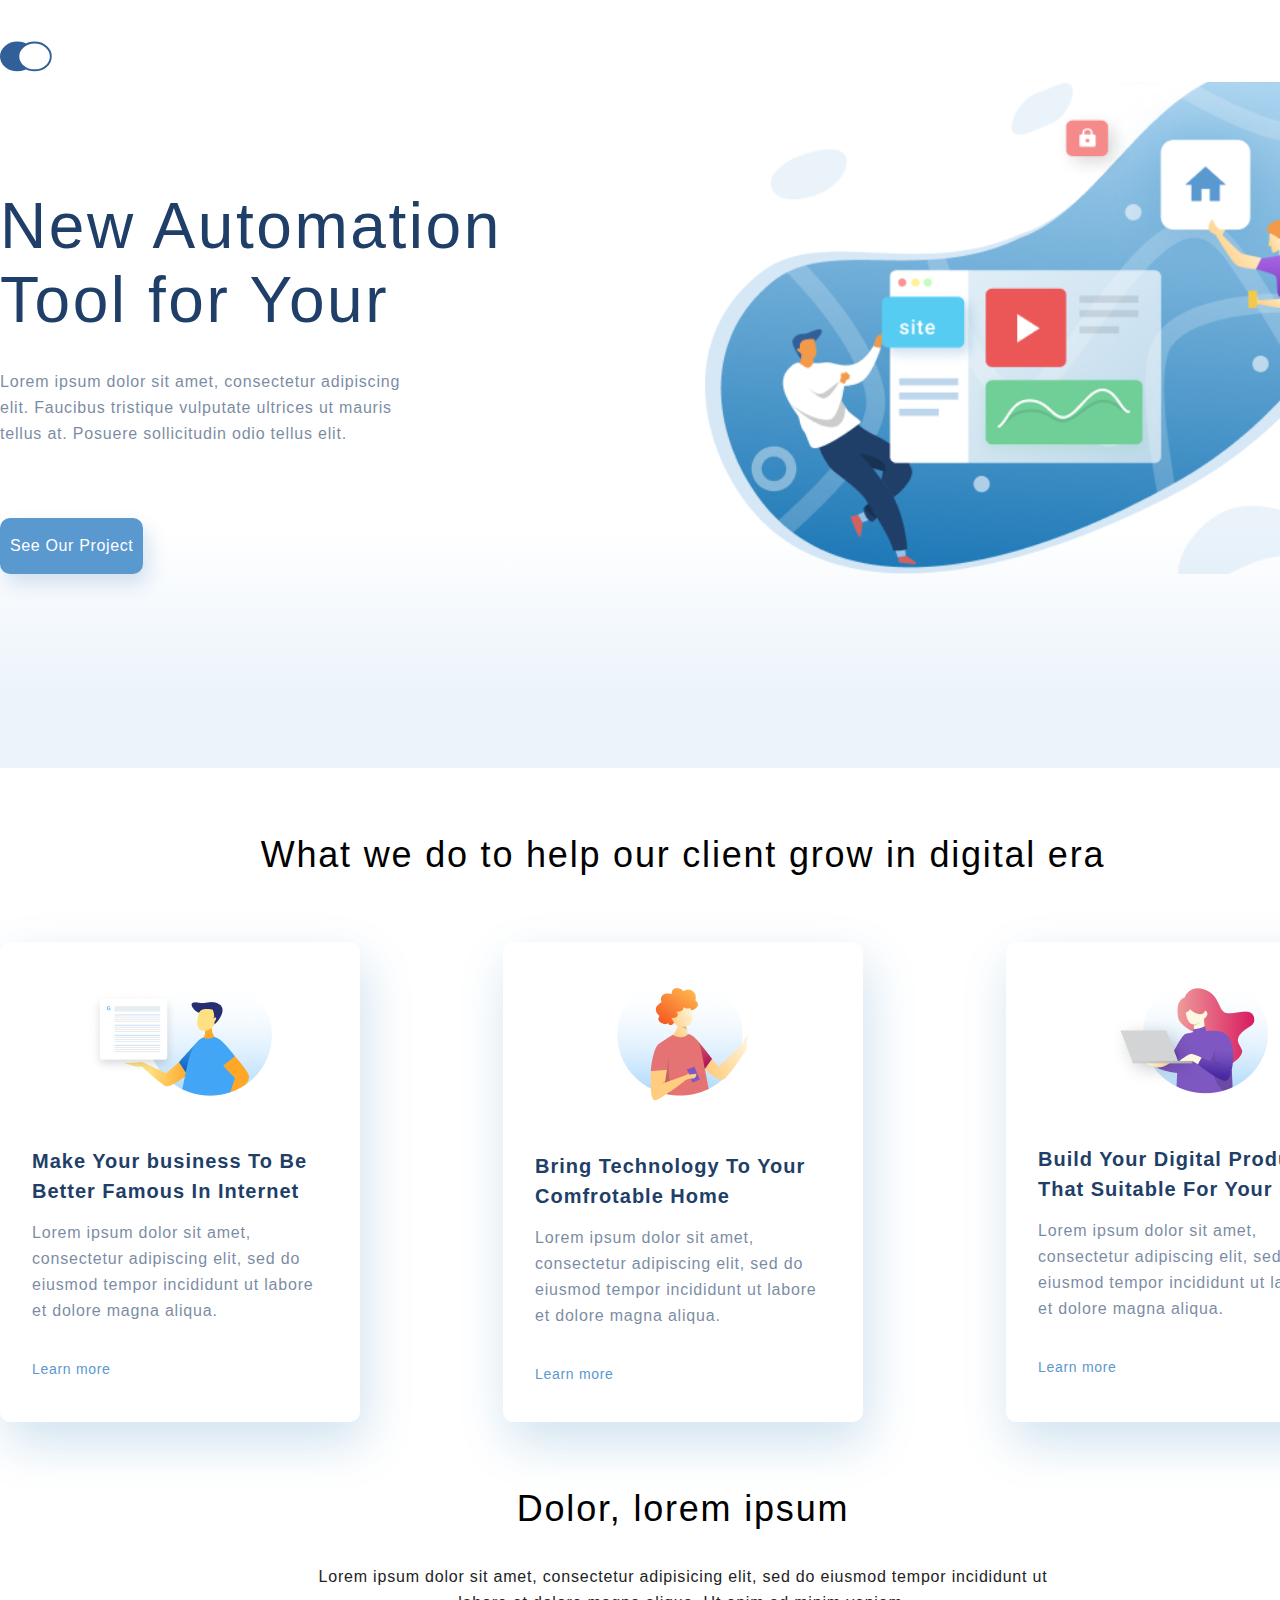
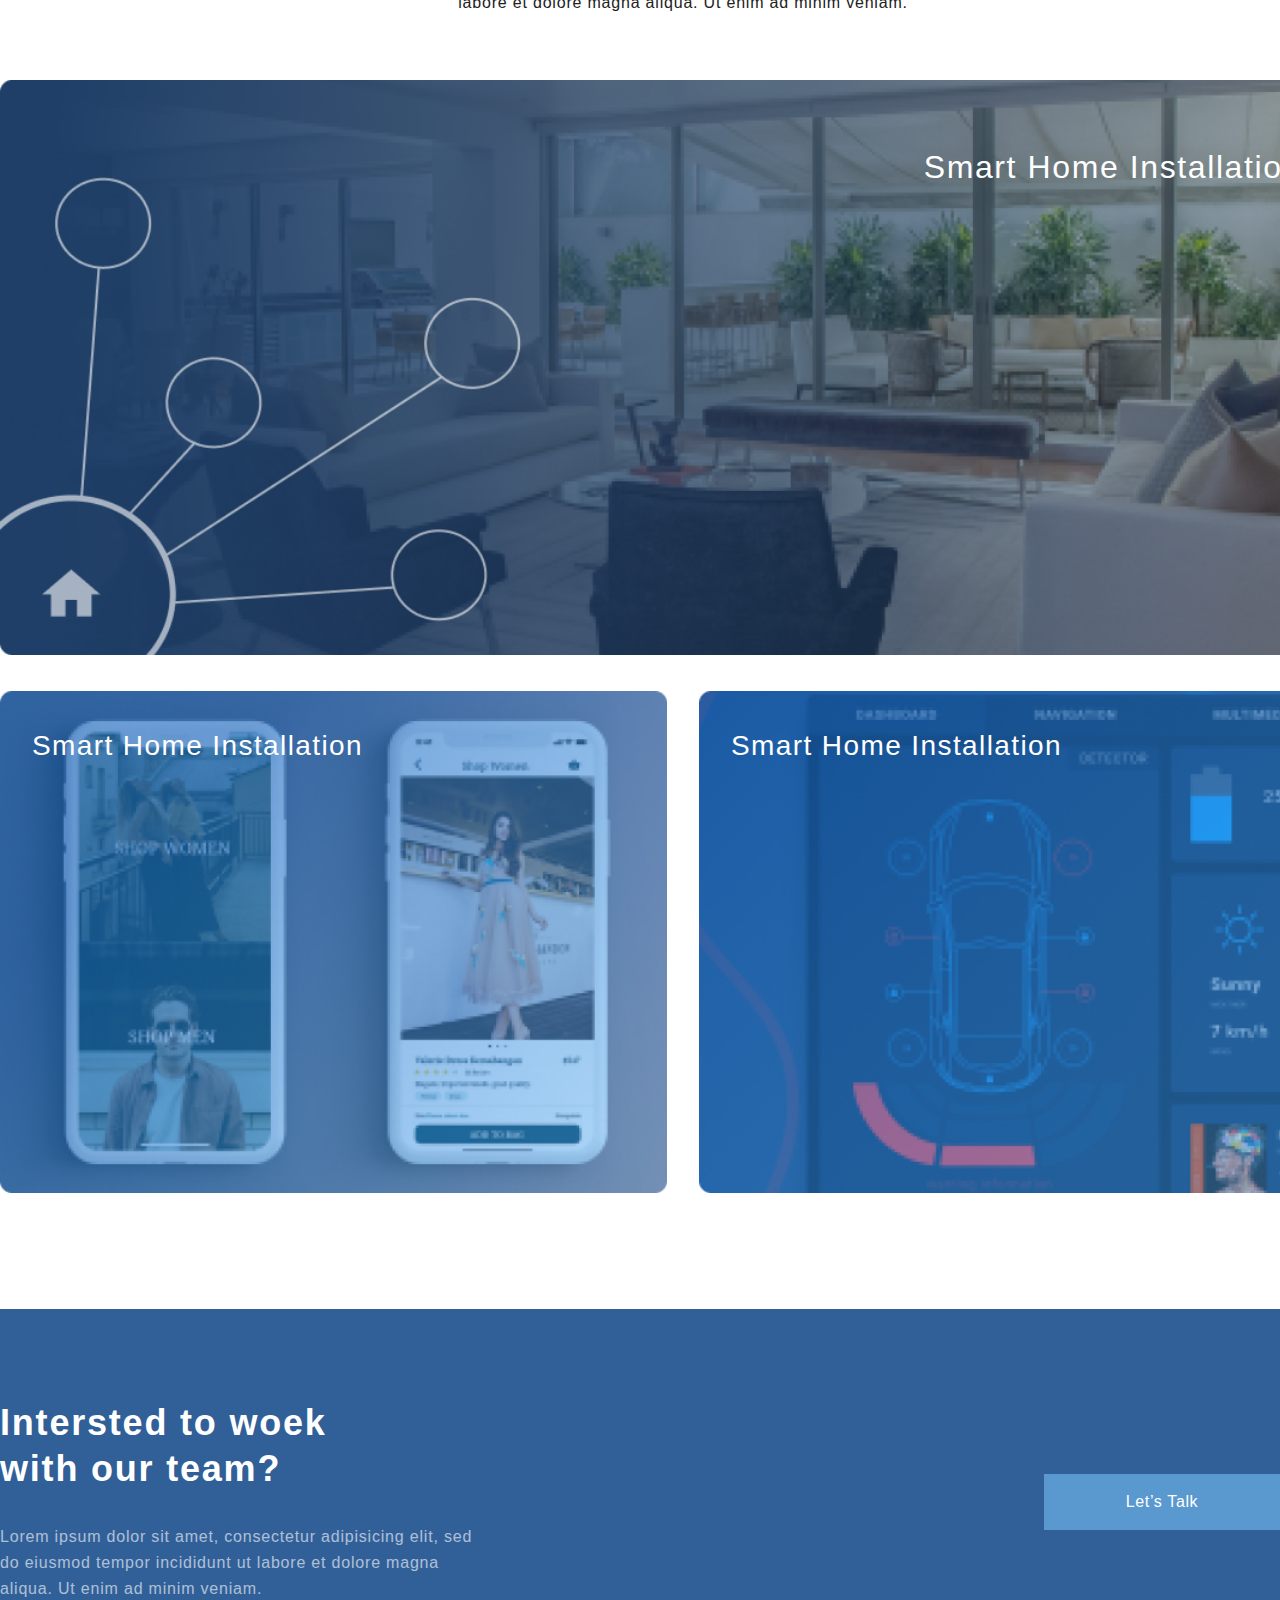
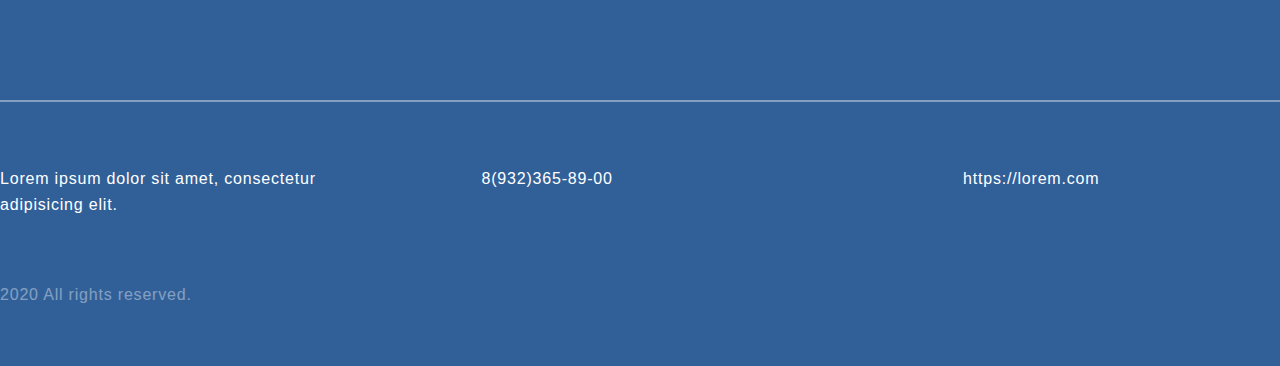
<file: index.html>
<!DOCTYPE html>
<html lang="ru">

<head>

        <head>
                <meta charset="UTF-8">
                <meta name="viewport" content="width=device-width, initial-scale=1.0">
                <link rel="stylesheet" href="css/default.css">
                <link rel="stylesheet" href="css/index.css">
                <title>Main</title>
        </head>


<body>
        <main>
                <div class="title__section">
                        <div class="title__container">
                                <div class="menu__block">
                                        <a href="index.html"><img src="img/index.svg" alt="main icon"></a>
                                        <a href="contacts.html"><img src="img/contact.svg" alt="contacts icon"></a>
                                </div>
                                <div class="content__block">
                                        <h1 class="content__block--header">New Automation Tool for Your</h1>
                                        <p class="content__block--text">
                                                Lorem ipsum dolor sit amet, consectetur adipiscing elit. Faucibus
                                                tristique vulputate ultrices ut mauris tellus at. Posuere sollicitudin
                                                odio tellus elit.
                                        </p>
                                        <a class="content__block--button" href="#">See Our Project</a>
                                </div>
                        </div>
                </div>
                <div class="whatwedo__section">
                        <h3 class="whatwedo__header">What we do to help our client grow in digital era</h3>
                        <div></div>
                        <div class="whatwedo__list">
                                <div class="whatwedo__item">
                                        <img class="item--img" src="img/wedo-1.png" alt="photo">
                                        <h4 class="item--header">Make Your business To Be
                                                Better Famous In Internet</h4>
                                        <p class="item--description">
                                                Lorem ipsum dolor sit amet, consectetur adipiscing elit, sed do eiusmod
                                                tempor incididunt ut labore et dolore magna aliqua.
                                        </p>
                                        <a href="#" class="item--link">Learn more</a>
                                </div>
                                <div class="whatwedo__item">
                                        <img class="item--img" src="img/wedo-2.png" alt="photo">
                                        <h4 class="item--header">Bring Technology To Your
                                                Comfrotable Home</h4>
                                        <p class="item--description">
                                                Lorem ipsum dolor sit amet, consectetur adipiscing elit, sed do eiusmod
                                                tempor incididunt ut labore et dolore magna aliqua.
                                        </p>
                                        <a href="#" class="item--link">Learn more</a>
                                </div>
                                <div class="whatwedo__item">
                                        <img class="item--img" src="img/wedo-3.png" alt="photo">
                                        <h4 class="item--header">Build Your Digital Product
                                                That Suitable For Your Need</h4>
                                        <p class="item--description">
                                                Lorem ipsum dolor sit amet, consectetur adipiscing elit, sed do eiusmod
                                                tempor incididunt ut labore et dolore magna aliqua.
                                        </p>
                                        <a href="#" class="item--link">Learn more</a>
                                </div>
                        </div>
                </div>
                <div class="project__section">
                        <h3 class="project--header">Dolor, lorem ipsum</h3>
                        <p class="project--text">Lorem ipsum dolor sit amet, consectetur adipisicing elit, sed do
                                eiusmod tempor incididunt ut labore et dolore magna aliqua. Ut enim ad minim veniam.</p>
                </div>
                <div class="stats__section">
                        <div class="stats__item">
                                <img class="stats__img" src="img/stats-1.png" alt="photo">
                                <p class="stats__text img--large">Smart Home Installation</p>
                        </div>
                        <div class="stats__group">
                                <div class="stats__item stats__item--first">
                                        <img class="stats__img" src="img/stats-2.png" alt="photo">
                                        <p class="stats__text img--small">Smart Home Installation</p>
                                </div>
                                <div class="stats__item">
                                        <img class="stats__img" src="img/stats-3.png" alt="photo">
                                        <p class="stats__text img--small">Smart Home Installation</p>
                                </div>
                        </div>

                </div>
        </main>

        <footer>
                <div class="footer__section">
                        <div class="footer__container">
                                <div class="team__block">
                                        <div>
                                                <h3 class="team__block--header">Intersted to woek with our team?</h3>
                                                <p class="team__block--text">Lorem ipsum dolor sit amet, consectetur
                                                        adipisicing elit, sed do eiusmod tempor incididunt ut labore et
                                                        dolore magna aliqua. Ut enim ad minim veniam.</p>
                                        </div>
                                        <button class="team__block--button" href="#">Let’s Talk</button>
                                </div>
                        </div>
                        <hr class="footer__line">
                        <div class="footer__container">
                                <div class="contact__block">
                                        <ul class="contact__block--list">
                                                <li class="contact__block--element">Lorem ipsum dolor sit amet,
                                                        consectetur adipisicing elit.</li>
                                                <li class="contact__block--element">8(932)365-89-00</li>
                                                <li class="contact__block--element">https://lorem.com</li>
                                        </ul>
                                        <div class="contact__block--copy">
                                                <p class="paragraph">2020 All rights reserved.</p>
                                        </div>
                                </div>
                        </div>
                </div>
        </footer>
</body>

</html>
</file>
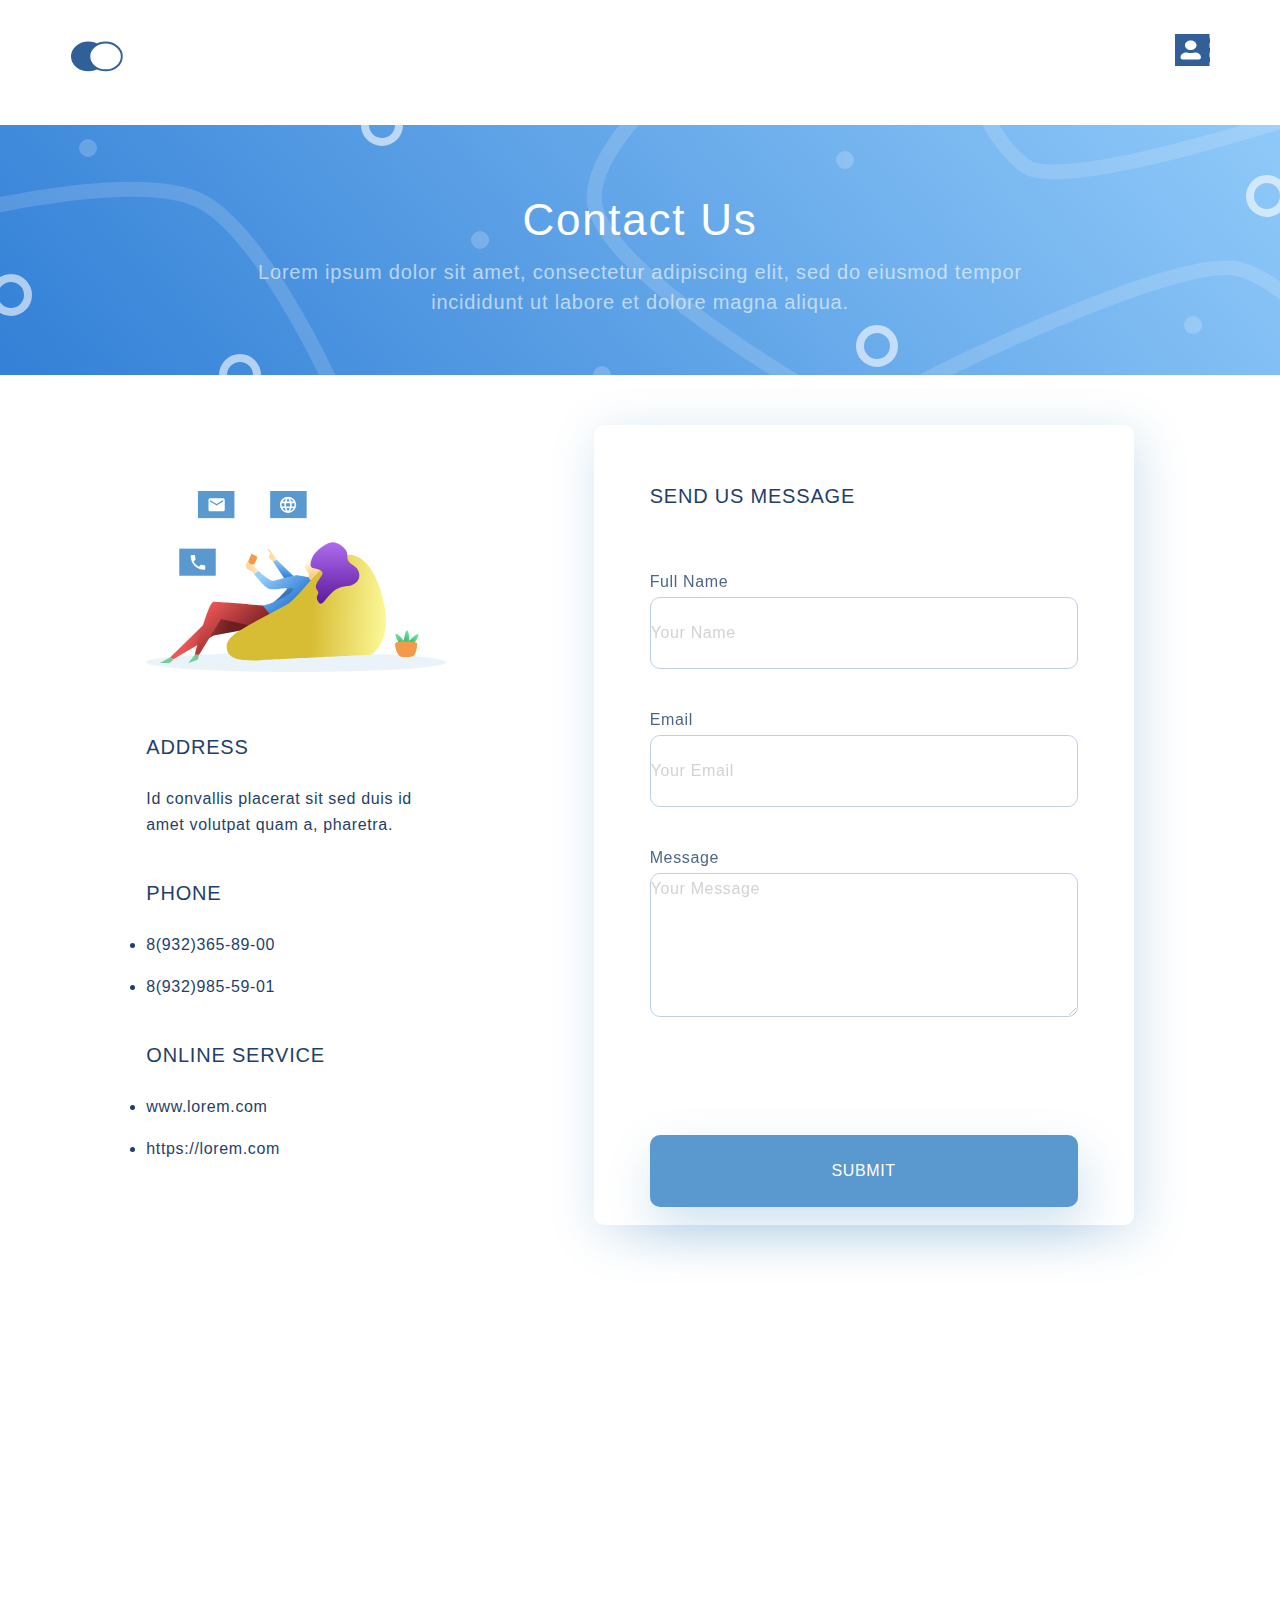
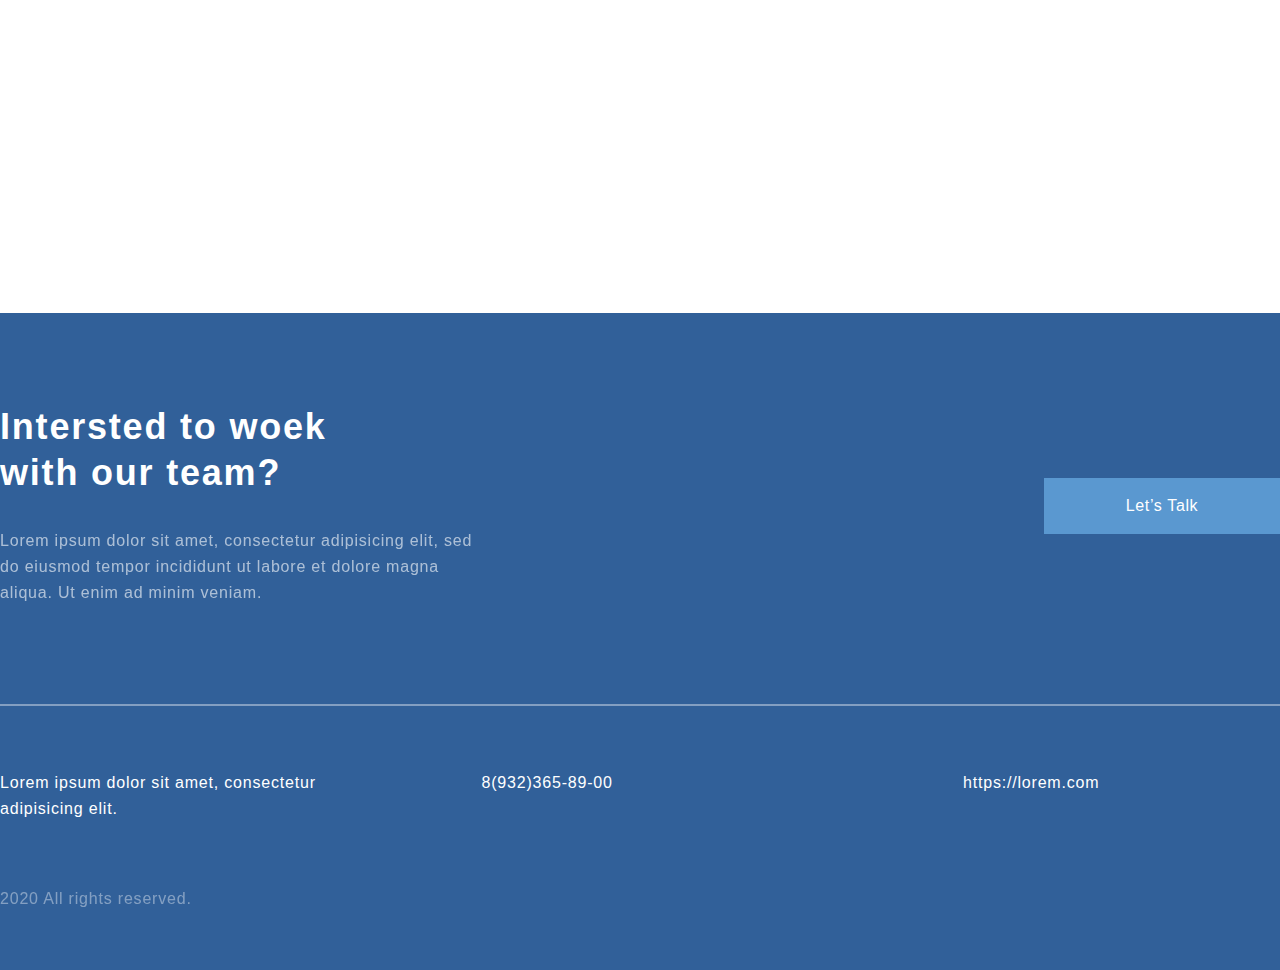
<file: contacts.html>
<!DOCTYPE html>
<html lang="ru">

<head>
        <meta charset="UTF-8">
        <meta name="viewport" content="width=device-width, initial-scale=1.0">
        <link rel="stylesheet" href="css/default.css">
        <link rel="stylesheet" href="css/contacts.css">
        <title>Contact</title>
</head>

<body>
        <header>
                <div class="menu__section">
                        <a href="index.html"><img src="img/index.svg" alt="main icon"></a>
                        <a href="contacts.html"><img src="img/contact.svg" alt="contacts icon"></a>
                </div>
        </header>

        <main>
                <div class="title__section">
                        <h2 class="title__section--header">Contact Us</h2>
                        <p class="title__section--text">Lorem ipsum dolor sit amet, consectetur adipiscing elit, sed do
                                eiusmod tempor incididunt ut labore et dolore magna aliqua.</p>
                </div>
                <div class="feedback__section">
                        <div class="info__block">
                                <img class="info__block--img" src="img/contact-form.svg" alt="photo">
                                <h4 class="info__block--header">ADDRESS</h4>
                                <p class="info__block--text--light">Id convallis placerat sit sed duis id amet volutpat
                                        quam a, pharetra.
                                </p>
                                <h4 class="info__block--header">PHONE</h4>
                                <ul>
                                        <li class="info__block--text--light">8(932)365-89-00</li>
                                        <li class="info__block--text--light">8(932)985-59-01</li>
                                </ul>
                                <h4 class="info__block--header">ONLINE SERVICE</h4>
                                <ul>
                                        <li class="info__block--text--normal">www.lorem.com</li>
                                        <li class="info__block--text--normal">https://lorem.com</li>
                                </ul>
                        </div>
                        <form class="form__block">
                                <h4 class="form__block--header">SEND US MESSAGE</h4>
                                <div class="form__block--form">
                                        <label class="form__block--label">
                                                Full Name
                                                <br>
                                                <input class="form__block--input" type="text" placeholder="Your Name">
                                        </label>
                                        <br> <br>
                                        <label class="form__block--label">
                                                Email
                                                <br>
                                                <input class="form__block--input" type="email" placeholder="Your Email">
                                        </label>
                                        <br><br>
                                        <label class="form__block--label">
                                                Message
                                                <br>
                                                <textarea class="form__block--textarea" cols="22" rows="1"
                                                        placeholder="Your Message"></textarea>
                                        </label>
                                        <br><br>
                                        <button class="form__block--button" type="submit">SUBMIT</button>
                                </div>
                        </form>
                </div>
                <div class="map__section">
                        <iframe class="map__section--map"
                                src="https://yandex.ru/map-widget/v1/?um=constructor%3A54dedc53185f766247da32987cccdd6037f0eebe23b948088ee4044aa1340a3c&amp;source=constructor"
                                frameborder="0"></iframe>
                </div>
        </main>

        <footer>
                <div class="footer__section">
                        <div class="footer__container">
                                <div class="team__block">
                                        <div>
                                                <h3 class="team__block--header">Intersted to woek with our team?</h3>
                                                <p class="team__block--text">Lorem ipsum dolor sit amet, consectetur
                                                        adipisicing elit, sed do eiusmod tempor incididunt ut labore et
                                                        dolore magna aliqua. Ut enim ad minim veniam.</p>
                                        </div>
                                        <button class="team__block--button" href="#">Let’s Talk</button>
                                </div>
                        </div>
                        <hr class="footer__line">
                        <div class="footer__container">
                                <div class="contact__block">
                                        <ul class="contact__block--list">
                                                <li class="contact__block--element">Lorem ipsum dolor sit amet,
                                                        consectetur adipisicing elit.</li>
                                                <li class="contact__block--element">8(932)365-89-00</li>
                                                <li class="contact__block--element">https://lorem.com</li>
                                        </ul>
                                        <div class="contact__block--copy">
                                                <p class="paragraph">2020 All rights reserved.</p>
                                        </div>
                                </div>
                        </div>
                </div>
        </footer>
</body>

</html>
</file>
<file: css/default.css>
* {
        margin: 0;
        padding: 0;
    }
    
    body {
        font-family: sans-serif;
    }
    
    .footer__section {
        margin-top: 112px;
        height: 657px;
        background: #316099;
    }
    .footer__container {
        max-width: 1366px;
        margin: 0 auto;
    }
    .team__block {
        padding: 91px 0 96px;
        display: flex;
        justify-content: space-between;
        align-items: center;
    }
    .team__block--header {
        padding-bottom: 32px;
        width: 340px;
        font-family: 'Roboto', sans-serif;
        font-size: 36px;
        line-height: 46px;
        letter-spacing: 0.05em;
        color: #FFFFFF;
    }
    .team__block--text {
        width: 494px;
        height: 80px;
        font-family: 'Roboto', sans-serif;
        font-size: 16px;
        line-height: 26px;
        letter-spacing: 0.05em;
        color: #FFFFFF;
        opacity: 0.6;
    }
    .team__block--button {
        width: 236px;
        height: 56px;
        background: #5A98D0;
        font-family: 'Roboto', sans-serif;
        font-size: 16px;
        line-height: 26px;
        text-align: center;
        vertical-align: middle;
        letter-spacing: 0.04em;
        border: 0px;
        color: #FFFFFF;
    }
    .footer__line {
        opacity: 0.4;
        border: 1px solid #FFFFFF;
    }
    .contact__block {
        display: flex;
        flex-direction: column;
    }
    .contact__block--list {
        padding-top: 64px;
        list-style: none;
        display: flex;
        justify-content: space-between;
    }
    .contact__block--element {
        width: 316.98px;
        font-family: 'Roboto', sans-serif;
        font-size: 16px;
        line-height: 26px;
        letter-spacing: 0.05em;
        text-align: left;
        color: #FFFFFF;
    }
    .contact__block--copy {
        margin-top: 64px;
        font-family: 'Roboto', sans-serif;
        font-size: 16px;
        line-height: 26px;
        letter-spacing: 0.05em;
        color: #FFFFFF;
        opacity: 0.4;
    }

    @media(max-width: 1024px){
        .container {
            padding-left: 32px;
            padding-right: 32px;
        }


        .content__block{
            background-position: right 280px;
        }
    }

    @media (max-width: 687px) {

        .content__block{
            padding-top: 24px;
        }
        .content__block--header{
            font-size: 32px;
            line-height: 37px;
            margin-bottom: 12px;
        }

        .content__block--text{
            width: 100%;
            text-align: center; 
        }
    }
</file>
<file: css/index.css>
.title__section {
        height: 768px;
        background: linear-gradient(0deg, #EBF3FB 8.84%, 
        rgba(152, 195, 232, 0) 31.12%);
    }
    
    .title__container {
        width: 1400px;
        margin: 0 auto;
    }
    .menu__block {
        padding-top: 34px;
        height: 48px;
        display: flex;
        justify-content: space-between;
    }
    .content__block {
        background-image: url(../img/illustration.png);
        background-repeat: no-repeat;
        background-position: right center;
        padding-top: 107px;
        background-size: 50%;
    }
    .content__block--header {
        width: 504px;
        font-family: 'Roboto', sans-serif;
        font-weight: 300;
        font-size: 64px;
        line-height: 74px;
        letter-spacing: 0.04em;
        color: #1F3F68;
    }
    .content__block--text {
        padding-top: 32px;
        width: 425px;
        font-family: 'Roboto', sans-serif;
        font-size: 16px;
        line-height: 26px;
        letter-spacing: 0.05em;
        color: #1F3F68;
        opacity: 0.6;
    }
    .content__block--button {
        margin-top: 71px;
        padding: 15px 10px;
        background: #5A98D0;
        box-shadow: 5px 10px 20px rgba(53, 110, 173, 0.2);
        border-radius: 10px;
        display: inline-block;
        font-size: 16px;
        line-height: 26px;
        text-align: center;
        letter-spacing: 0.04em;
        color: #FFFFFF;
        text-decoration: none;
    }
    
    .whatwedo__section {
        width: 1366px;
        margin: 0 auto;
        padding-top: 64px;
    }
    .whatwedo__header {
        width: 1137px;
        margin: 0 auto;
        font-family: 'Roboto', sans-serif;
        font-weight: 300;
        font-size: 36px;
        line-height: 46px;
        text-align: center;
        letter-spacing: 0.05em;
    
    }
    .whatwedo__list {
        padding-top: 64px;
        display: flex;
        justify-content:space-between;
    }
    .whatwedo__item {
        width: 360px;
        height: 480px;
        background: #FFFFFF;
        box-shadow: 5px 20px 50px rgba(16, 112, 177, 0.2);
        border-radius: 10px;
        display: flex;
        flex-direction: column;
        padding: 32px;
        box-sizing: border-box;
    }
    .item--img {
        margin-bottom: 50px;
        align-self: center;
    }
    .item--header {
        font-family: 'Roboto', sans-serif;
        font-size: 20px;
        line-height: 30px;
        letter-spacing: 0.05em;
        color: #1F3F68;
        padding-bottom: 14px;
    }
    .item--description {
        font-family: 'Roboto', sans-serif;
        font-size: 16px;
        line-height: 26px;
        letter-spacing: 0.05em;
        color: #1F3F68;
        opacity: 0.6;
        margin-bottom: 30px;
    }
    .item--link {
        font-family: 'Roboto', sans-serif;
        font-size: 14px;
        line-height: 30px;
        letter-spacing: 0.05em;
        color: #5A98D0;
        text-decoration: none;
    }
    
    .project__section {
        width: 1366px;
        margin: 0 auto;
        padding-top: 64px;
    }
    .project--header {
        font-family: 'Roboto', sans-serif;
        font-weight: 300;
        font-size: 36px;
        line-height: 46px;
        text-align: center;
        letter-spacing: 0.05em;
        color: #000000;
    }
    .project--text {
        width: 750px;
        margin: 32px auto 0;
        font-family: 'Roboto', sans-serif;
        font-size: 16px;
        line-height: 26px;
        text-align: center;
        letter-spacing: 0.05em;
        color: #222222;
    }
    
    .stats__section {
        width: 1366px;
        margin: 0 auto;
        padding-top: 64px;
    }
    .stats__group {
        margin-top: 32px;
        display: flex;
        justify-content: space-between;
    }
    .stats__item {
        flex-grow: 1;
        position: relative;
    }
    .stats__item--first {
        margin-right: 32px;
    }
    .stats__img {
        width: 100%;
    }
    .stats__text {
        position: absolute;
        font-family: 'Roboto', sans-serif;
        font-size: 32px;
        line-height: 46px;
        text-align: right;
        letter-spacing: 0.05em;
        color: #FFFFFF;
    }
    .img--large {
        top: 64px;
        right: 64px;
    }
    .img--small {
        font-size: 28px;
        top: 32px;
        left: 32px;
    }
</file>
<file: css/contacts.css>
.menu__section {
        width: 1139px;
        height: 44px;
        margin: 34px auto 47px;
        display: flex;
        justify-content: space-between;
    }
    
    .title__section {
        height: 250px;
        background-image: url(../img/contact-us.svg);
        background-size: cover;
        background-color: linear-gradient(253.6deg, 
        #98D0FC 2.46%, #3481D7 93.24%);
        display: flex;
        flex-direction: column;
        align-items: center;
        justify-content: center;
    }
    .title__section--header {
        font-family: 'Roboto', sans-serif;
        font-weight: 500;
        font-size: 44px;
        line-height: 74px;
        text-align: center;
        letter-spacing: 0.04em;
        color: #FFFFFF;
    }
    .title__section--text {
        width: 780px;
        font-family: 'Roboto', sans-serif;
        font-size: 20px;
        line-height: 30px;
        text-align: center;
        letter-spacing: 0.04em;
        color: rgba(255, 255, 255, 0.6);
    }
    
    .feedback__section {
        padding: 50px 0 96px;
        display: flex;
        justify-content: space-evenly;
        align-items: center;
    }
    .info__block {
        width: 301px;
        height: 668px;
    }
    .info__block--img {
        margin-bottom: 16px;
    }
    .info__block--header {
        margin: 40px 0 24px;
        font-family: 'Roboto', sans-serif;
        font-weight: 500;
        font-size: 20px;
        line-height: 30px;
        letter-spacing: 0.04em;
        color: #1F3F68;
    } 
    .info__block--text--light {
        margin: 16px 0;
        font-family: 'Roboto', sans-serif;
        font-weight: 300;
        font-size: 16px;
        line-height: 26px;
        letter-spacing: 0.04em;
        color: #1F3F68;
    }
    .info__block--text--normal {
        margin: 16px 0;
        font-family: 'Roboto', sans-serif;
        font-weight: 400;
        font-size: 16px;
        line-height: 26px;
        letter-spacing: 0.04em;
        color: #1F3F68;
    }
    .form__block {
        width: 540px;
        height: 800px;
        background: #FFFFFF;
        box-shadow: 5px 10px 50px rgba(16, 112, 177, 0.2);
        border-radius: 10px;
    }
    .form__block--header {
        margin: 56px 0 56px 56px;
        font-family: 'Roboto', sans-serif;
        font-weight: 500;
        font-size: 20px;
        line-height: 30px;
        letter-spacing: 0.04em;
        color: #1F3F68;
    }
    .form__block--form {
        display: flex;
        flex-direction: column;
        align-items: center;
    }
    .form__block--label {
        font-family: 'Roboto', sans-serif;
        font-size: 16px;
        line-height: 30px;
        letter-spacing: 0.04em;
        color: #1F3F68;
        opacity: 0.8;
    }
    .form__block--input {
        width: 428px;
        height: 72px;
        opacity: 0.4;
        border: 1px solid #356EAD;
        box-sizing: border-box;
        border-radius: 10px;
        font-family: 'Roboto', sans-serif;
        font-weight: 300;
        font-size: 16px;
        line-height: 30px;
        letter-spacing: 0.04em;
        color: #1F3F68;
    }
    .form__block--textarea {
        margin-bottom: 72px;
        width: 428px;
        height: 144px;
        opacity: 0.4;
        border: 1px solid #356EAD;
        box-sizing: border-box;
        border-radius: 10px;
        font-family: 'Roboto', sans-serif;
        font-weight: 300;
        font-size: 16px;
        line-height: 30px;
        letter-spacing: 0.04em;
        color: #1F3F68;
    }
    .form__block--button {
        margin-bottom: 56px;
        width: 428px;
        height: 72px;
        background: #5A98D0;
        box-shadow: 5px 20px 50px 
        rgba(16, 112, 177, 0.2);
        border: none;
        border-radius: 10px;
        font-family: 'Roboto', sans-serif;
        font-weight: 500;
        font-size: 16px;
        line-height: 26px;
        text-align: center;
        letter-spacing: 0.04em;
        color: #FFFFFF;
    }
    
    .map__section {
        width: 940px;
        height: 480px;
        margin: 0 auto;
    }
    .map__section--map {
        width: 100%;
        height: 100%;
    }
</file>
